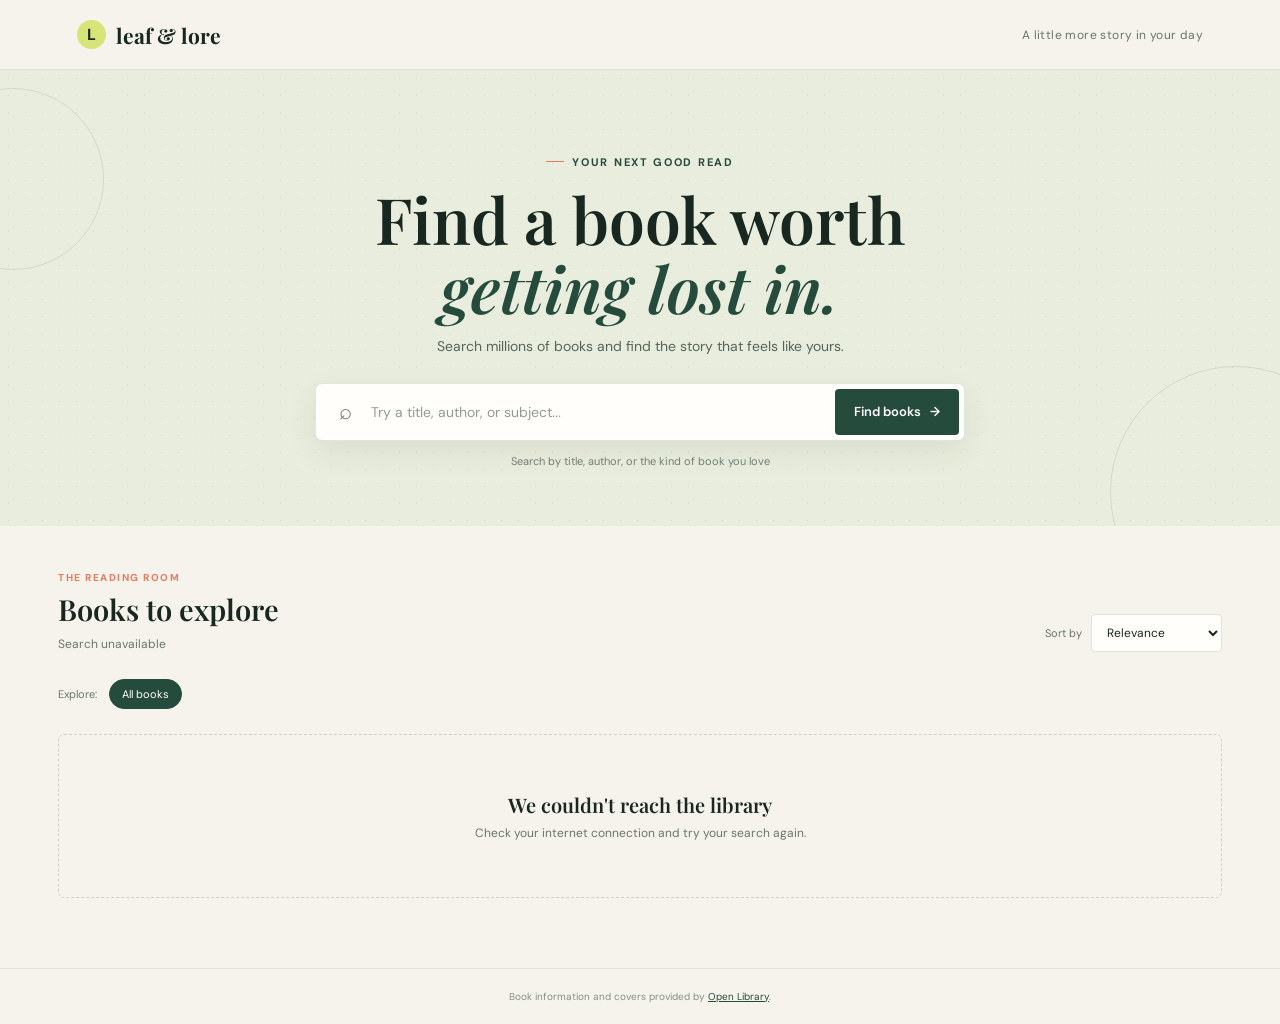
<file: index.html>
<!doctype html>
<html lang="en">
<head>
  <meta charset="utf-8">
  <meta name="viewport" content="width=device-width, initial-scale=1">
  <meta name="theme-color" content="#f5f3ec">
  <title>Leaf &amp; Lore — Book Finder</title>
  <link rel="preconnect" href="https://fonts.googleapis.com">
  <link rel="preconnect" href="https://fonts.gstatic.com" crossorigin>
  <link href="https://fonts.googleapis.com/css2?family=DM+Sans:wght@400;500;600;700&family=Playfair+Display:wght@500;600;700&display=swap" rel="stylesheet">
  <style>
    :root {
      color-scheme: light;
      --paper: #f5f3ec;
      --ink: #182720;
      --muted: #69756d;
      --green: #244b3c;
      --green-dark: #17382c;
      --lime: #d7e578;
      --coral: #e9795d;
      --line: #e1e3d9;
      --white: #fffefa;
      --serif: "Playfair Display", Georgia, serif;
      --sans: "DM Sans", sans-serif;
    }
    * { box-sizing: border-box; }
    body { margin: 0; background: var(--paper); color: var(--ink); font-family: var(--sans); }
    button, input, select { font: inherit; }
    button { cursor: pointer; }
    .topbar { height: 70px; display: flex; align-items: center; justify-content: space-between; padding: 0 clamp(20px, 6vw, 92px); border-bottom: 1px solid rgba(24,39,32,.1); }
    .brand { display: inline-flex; gap: 10px; align-items: center; color: var(--ink); text-decoration: none; font-family: var(--serif); font-size: 21px; font-weight: 700; }
    .brand-mark { width: 29px; height: 29px; display: grid; place-items: center; border-radius: 50%; background: var(--lime); font-family: var(--sans); font-size: 16px; }
    .top-note { color: var(--muted); font-size: 12px; letter-spacing: .4px; }
    .hero { position: relative; overflow: hidden; padding: 76px 20px 58px; text-align: center; background-color: #e9eddd; background-image: radial-gradient(rgba(36,75,60,.12) .8px, transparent .8px); background-size: 17px 17px; }
    .hero::before, .hero::after { position: absolute; content: ""; width: 180px; height: 180px; border: 1px solid rgba(36,75,60,.12); border-radius: 50%; }
    .hero::before { left: -78px; top: 18px; }
    .hero::after { right: -82px; bottom: -92px; width: 250px; height: 250px; }
    .eyebrow { display: inline-flex; align-items: center; gap: 8px; margin: 0 0 15px; color: var(--green); font-size: 11px; font-weight: 700; letter-spacing: 1.7px; text-transform: uppercase; }
    .eyebrow::before { width: 18px; height: 1px; content: ""; background: var(--coral); }
    h1 { margin: 0; font-family: var(--serif); font-size: clamp(38px, 6vw, 64px); font-weight: 600; letter-spacing: 0; line-height: 1.08; }
    h1 span { color: var(--green); font-style: italic; }
    .hero-copy { margin: 15px auto 28px; color: #56645b; font-size: 14px; }
    .search-form { position: relative; z-index: 1; display: flex; max-width: 650px; height: 58px; margin: auto; padding: 5px; border: 1px solid rgba(24,39,32,.12); border-radius: 7px; background: var(--white); box-shadow: 0 10px 30px rgba(27,50,38,.08); }
    .search-icon { width: 48px; display: grid; flex: none; place-items: center; color: var(--muted); font-size: 22px; }
    .search-form input { min-width: 0; flex: 1; border: 0; outline: 0; background: transparent; color: var(--ink); font-size: 14px; }
    .search-form input::placeholder { color: #929b93; }
    .search-button { display: inline-flex; gap: 9px; align-items: center; justify-content: center; min-width: 124px; border: 0; border-radius: 4px; background: var(--green); color: white; font-size: 13px; font-weight: 600; transition: background .2s, transform .2s; }
    .search-button:hover { transform: translateY(-1px); background: var(--green-dark); }
    .search-button:disabled { cursor: wait; opacity: .7; }
    .search-hint { margin: 13px 0 0; color: #758078; font-size: 11px; }
    main { max-width: 1220px; margin: 0 auto; padding: 45px 28px 70px; }
    .section-head { display: flex; align-items: end; justify-content: space-between; gap: 24px; margin-bottom: 23px; }
    .section-kicker { margin: 0 0 6px; color: var(--coral); font-size: 10px; font-weight: 700; letter-spacing: 1.5px; text-transform: uppercase; }
    h2 { margin: 0; font-family: var(--serif); font-size: 29px; font-weight: 600; }
    .result-count { margin: 8px 0 0; color: var(--muted); font-size: 12px; }
    .sort-wrap { display: flex; align-items: center; gap: 9px; color: var(--muted); font-size: 11px; }
    .sort-wrap select { padding: 9px 30px 9px 11px; border: 1px solid var(--line); border-radius: 4px; background: var(--white); color: var(--ink); font-size: 12px; }
    .filter-row { display: flex; align-items: center; gap: 8px; min-height: 38px; margin-bottom: 21px; overflow-x: auto; scrollbar-width: thin; }
    .filter-label { flex: none; margin-right: 4px; color: var(--muted); font-size: 11px; }
    .filter-chip { flex: none; padding: 7px 12px; border: 1px solid var(--line); border-radius: 20px; background: transparent; color: #56645b; font-size: 11px; transition: .2s; }
    .filter-chip:hover, .filter-chip.active { border-color: var(--green); background: var(--green); color: white; }
    .book-grid { display: grid; grid-template-columns: repeat(4, minmax(0, 1fr)); gap: 26px 20px; }
    .book-card { min-width: 0; animation: arrive .35s both; }
    @keyframes arrive { from { opacity: 0; transform: translateY(8px); } to { opacity: 1; transform: translateY(0); } }
    .cover-wrap { position: relative; display: grid; aspect-ratio: 3 / 4.15; place-items: center; overflow: hidden; border-radius: 3px; background: #e4e6dc; box-shadow: 0 5px 12px rgba(24,39,32,.13); }
    .cover-wrap img { width: 100%; height: 100%; object-fit: cover; transition: transform .35s; }
    .book-card:hover .cover-wrap img { transform: scale(1.035); }
    .cover-fallback { display: grid; width: 100%; height: 100%; place-items: center; padding: 20px; background: linear-gradient(145deg, #dbe7cc, #c8d6bf); color: var(--green); font-family: var(--serif); font-size: 21px; line-height: 1.25; text-align: center; }
    .cover-fallback::before { position: absolute; content: ""; width: 70%; aspect-ratio: 1; border: 1px solid rgba(36,75,60,.22); border-radius: 50%; }
    .cover-tag { position: absolute; top: 10px; left: 10px; max-width: calc(100% - 20px); padding: 5px 8px; overflow: hidden; border-radius: 3px; background: var(--lime); color: var(--ink); font-size: 9px; font-weight: 700; text-overflow: ellipsis; white-space: nowrap; }
    .book-info { padding: 12px 1px 0; }
    .book-title { display: -webkit-box; margin: 0 0 4px; overflow: hidden; color: var(--ink); font-family: var(--serif); font-size: 16px; font-weight: 600; line-height: 1.35; -webkit-box-orient: vertical; -webkit-line-clamp: 2; }
    .book-author { margin: 0; overflow: hidden; color: var(--muted); font-size: 11px; text-overflow: ellipsis; white-space: nowrap; }
    .book-meta { display: flex; align-items: center; justify-content: space-between; gap: 8px; margin-top: 10px; color: #626f66; font-size: 10px; }
    .rating { color: #946419; font-weight: 700; }
    .empty-state { grid-column: 1 / -1; padding: 56px 20px; border: 1px dashed #cbd2c6; border-radius: 6px; color: var(--muted); text-align: center; }
    .empty-state strong { display: block; margin-bottom: 7px; color: var(--ink); font-family: var(--serif); font-size: 20px; font-weight: 600; }
    .empty-state p { margin: 0; font-size: 12px; }
    .loader { grid-column: 1 / -1; display: grid; min-height: 190px; place-items: center; color: var(--muted); font-size: 13px; }
    .loader::before { width: 24px; height: 24px; margin-bottom: 10px; border: 2px solid #d7dfd3; border-top-color: var(--green); border-radius: 50%; content: ""; animation: spin .7s linear infinite; }
    @keyframes spin { to { transform: rotate(360deg); } }
    .detail-overlay { position: fixed; z-index: 5; inset: 0; display: none; place-items: center; padding: 20px; background: rgba(15,29,22,.58); }
    .detail-overlay.open { display: grid; }
    .detail-panel { position: relative; display: grid; grid-template-columns: minmax(150px, 220px) 1fr; gap: 28px; width: min(650px, 100%); max-height: 85vh; padding: 28px; overflow: auto; border-radius: 7px; background: var(--white); box-shadow: 0 20px 70px rgba(0,0,0,.2); }
    .detail-cover { width: 100%; aspect-ratio: 3 / 4.15; object-fit: cover; border-radius: 3px; background: #e4e6dc; }
    .detail-close { position: absolute; top: 12px; right: 14px; width: 32px; height: 32px; border: 0; border-radius: 50%; background: #eff1e9; color: var(--ink); font-size: 20px; }
    .detail-copy { padding: 12px 12px 0 0; }
    .detail-copy h3 { margin: 0 30px 8px 0; font-family: var(--serif); font-size: 27px; line-height: 1.2; }
    .detail-byline { margin: 0 0 20px; color: var(--muted); font-size: 13px; }
    .detail-facts { display: grid; grid-template-columns: 1fr 1fr; gap: 13px; margin: 0 0 19px; }
    .detail-facts div { color: var(--muted); font-size: 10px; }
    .detail-facts strong { display: block; margin-top: 4px; color: var(--ink); font-size: 12px; font-weight: 600; }
    .detail-subjects { display: flex; flex-wrap: wrap; gap: 6px; }
    .detail-subjects span { padding: 6px 8px; border-radius: 3px; background: #edf0e6; color: #526356; font-size: 10px; }
    footer { padding: 21px; border-top: 1px solid var(--line); color: #849087; font-size: 10px; text-align: center; }
    footer a { color: var(--green); }
    @media (max-width: 850px) { .book-grid { grid-template-columns: repeat(3, minmax(0, 1fr)); } }
    @media (max-width: 580px) {
      .topbar { height: 60px; }
      .top-note { font-size: 10px; }
      .hero { padding: 58px 17px 42px; }
      .hero-copy { max-width: 310px; line-height: 1.6; }
      .search-form { height: 54px; }
      .search-icon { width: 38px; }
      .search-button { min-width: 88px; font-size: 12px; }
      main { padding: 34px 17px 52px; }
      .section-head { align-items: start; }
      h2 { font-size: 25px; }
      .sort-wrap { align-items: end; flex-direction: column; gap: 5px; }
      .sort-wrap select { max-width: 135px; }
      .book-grid { grid-template-columns: repeat(2, minmax(0, 1fr)); gap: 23px 14px; }
      .detail-panel { grid-template-columns: 110px 1fr; gap: 17px; padding: 20px; }
      .detail-copy { padding-top: 10px; }
      .detail-copy h3 { font-size: 21px; }
      .detail-facts { grid-template-columns: 1fr; gap: 9px; }
    }
  </style>
</head>
<body>
  <header class="topbar">
    <a class="brand" href="#top" aria-label="Leaf and Lore home"><span class="brand-mark" aria-hidden="true">L</span>leaf &amp; lore</a>
    <span class="top-note">A little more story in your day</span>
  </header>
  <section class="hero" id="top">
    <p class="eyebrow">Your next good read</p>
    <h1>Find a book worth<br><span>getting lost in.</span></h1>
    <p class="hero-copy">Search millions of books and find the story that feels like yours.</p>
    <form class="search-form" id="searchForm">
      <span class="search-icon" aria-hidden="true">⌕</span>
      <input id="searchInput" type="search" placeholder="Try a title, author, or subject..." aria-label="Search books" autocomplete="off">
      <button class="search-button" id="searchButton" type="submit"><span>Find books</span><span aria-hidden="true">→</span></button>
    </form>
    <p class="search-hint">Search by title, author, or the kind of book you love</p>
  </section>
  <main>
    <section aria-labelledby="resultsHeading">
      <div class="section-head">
        <div>
          <p class="section-kicker">The reading room</p>
          <h2 id="resultsHeading">Books to explore</h2>
          <p class="result-count" id="resultCount">Popular picks to get you started</p>
        </div>
        <label class="sort-wrap" for="sortSelect">Sort by
          <select id="sortSelect" aria-label="Sort books">
            <option value="relevance">Relevance</option>
            <option value="rating">Top rated</option>
            <option value="newest">Newest first</option>
            <option value="oldest">Oldest first</option>
            <option value="title">Title A–Z</option>
          </select>
        </label>
      </div>
      <div class="filter-row" id="filterRow" aria-label="Filter books by genre"></div>
      <div class="book-grid" id="bookGrid" aria-live="polite"></div>
    </section>
  </main>
  <footer>Book information and covers provided by <a href="https://openlibrary.org" target="_blank" rel="noreferrer">Open Library</a>.</footer>
  <div class="detail-overlay" id="detailOverlay" role="dialog" aria-modal="true" aria-labelledby="detailTitle">
    <article class="detail-panel">
      <button class="detail-close" id="detailClose" type="button" aria-label="Close book details">×</button>
      <img class="detail-cover" id="detailCover" alt="">
      <div class="detail-copy">
        <p class="section-kicker">A closer look</p>
        <h3 id="detailTitle"></h3>
        <p class="detail-byline" id="detailAuthor"></p>
        <div class="detail-facts" id="detailFacts"></div>
        <div class="detail-subjects" id="detailSubjects"></div>
      </div>
    </article>
  </div>
  <script>
    const grid = document.querySelector("#bookGrid");
    const form = document.querySelector("#searchForm");
    const input = document.querySelector("#searchInput");
    const button = document.querySelector("#searchButton");
    const count = document.querySelector("#resultCount");
    const filterRow = document.querySelector("#filterRow");
    const sortSelect = document.querySelector("#sortSelect");
    const overlay = document.querySelector("#detailOverlay");
    let books = [];
    let activeFilter = "All books";
    let lastQuery = "";

    function coverUrl(book, size = "L") {
      return book.cover_i ? `https://covers.openlibrary.org/b/id/${book.cover_i}-${size}.jpg?default=false` : "";
    }

    function subjectsOf(book) {
      return (book.subject || []).slice(0, 10);
    }

    function makeCard(book, index) {
      const card = document.createElement("article");
      card.className = "book-card";
      card.style.animationDelay = `${Math.min(index * 35, 350)}ms`;
      const cover = document.createElement("div");
      cover.className = "cover-wrap";
      const imageUrl = coverUrl(book);
      if (imageUrl) {
        const image = document.createElement("img");
        image.src = imageUrl;
        image.alt = `Cover of ${book.title || "book"}`;
        image.loading = "lazy";
        image.onerror = () => { image.replaceWith(makeFallback(book.title)); };
        cover.append(image);
      } else {
        cover.append(makeFallback(book.title));
      }
      const genre = subjectsOf(book)[0];
      if (genre) {
        const tag = document.createElement("span");
        tag.className = "cover-tag";
        tag.textContent = genre;
        cover.append(tag);
      }
      const info = document.createElement("div");
      info.className = "book-info";
      const title = document.createElement("h3");
      title.className = "book-title";
      title.textContent = book.title || "Untitled";
      const author = document.createElement("p");
      author.className = "book-author";
      author.textContent = (book.author_name || ["Unknown author"]).slice(0, 2).join(", ");
      const meta = document.createElement("div");
      meta.className = "book-meta";
      const rating = document.createElement("span");
      rating.className = "rating";
      rating.textContent = book.ratings_average ? `★ ${Number(book.ratings_average).toFixed(1)}` : "No rating yet";
      const year = document.createElement("span");
      year.textContent = book.first_publish_year || "Year unknown";
      meta.append(rating, year);
      info.append(title, author, meta);
      card.append(cover, info);
      card.tabIndex = 0;
      card.setAttribute("role", "button");
      card.setAttribute("aria-label", `View details for ${book.title || "untitled book"}`);
      card.addEventListener("click", () => showDetails(book));
      card.addEventListener("keydown", (event) => {
        if (event.key === "Enter" || event.key === " ") {
          event.preventDefault();
          showDetails(book);
        }
      });
      return card;
    }

    function makeFallback(title) {
      const fallback = document.createElement("div");
      fallback.className = "cover-fallback";
      fallback.textContent = title || "A good book";
      return fallback;
    }

    function visibleBooks() {
      const filtered = activeFilter === "All books" ? [...books] : books.filter((book) =>
        (book.subject || []).some((subject) => subject.toLowerCase() === activeFilter.toLowerCase()) ||
        (book.author_name || []).some((author) => author === activeFilter)
      );
      const sort = sortSelect.value;
      if (sort === "rating") filtered.sort((a, b) => (b.ratings_average || 0) - (a.ratings_average || 0));
      if (sort === "newest") filtered.sort((a, b) => (b.first_publish_year || 0) - (a.first_publish_year || 0));
      if (sort === "oldest") filtered.sort((a, b) => (a.first_publish_year || Infinity) - (b.first_publish_year || Infinity));
      if (sort === "title") filtered.sort((a, b) => (a.title || "").localeCompare(b.title || ""));
      return filtered;
    }

    function renderFilters() {
      filterRow.replaceChildren();
      const label = document.createElement("span");
      label.className = "filter-label";
      label.textContent = "Explore:";
      filterRow.append(label);
      const authors = books.flatMap((book) => book.author_name || []).filter(Boolean);
      const genres = books.flatMap((book) => (book.subject || []).slice(0, 3)).filter(Boolean);
      const choices = ["All books", ...new Set([...genres, ...authors])].slice(0, 13);
      choices.forEach((choice) => {
        const chip = document.createElement("button");
        chip.className = `filter-chip${activeFilter === choice ? " active" : ""}`;
        chip.type = "button";
        chip.textContent = choice;
        chip.addEventListener("click", () => {
          activeFilter = choice;
          renderFilters();
          renderBooks();
        });
        filterRow.append(chip);
      });
    }

    function renderBooks() {
      const shown = visibleBooks();
      grid.replaceChildren();
      if (!shown.length) {
        const empty = document.createElement("div");
        empty.className = "empty-state";
        const heading = document.createElement("strong");
        heading.textContent = activeFilter === "All books" ? "No books found" : "No books in this filter";
        const message = document.createElement("p");
        message.textContent = activeFilter === "All books" ? "Try another title, author, or subject." : "Choose another genre or author to keep exploring.";
        empty.append(heading, message);
        grid.append(empty);
      } else {
        shown.forEach((book, index) => grid.append(makeCard(book, index)));
      }
      count.textContent = `${shown.length} ${shown.length === 1 ? "book" : "books"}${lastQuery ? ` for “${lastQuery}”` : " to get you started"}`;
    }

    async function searchBooks(query) {
      lastQuery = query;
      activeFilter = "All books";
      button.disabled = true;
      grid.innerHTML = '<div class="loader">Finding your next read...</div>';
      count.textContent = "Searching the shelves";
      try {
        const params = new URLSearchParams({
          q: query || "bestseller",
          fields: "key,title,author_name,cover_i,first_publish_year,subject,ratings_average,ratings_count,edition_count,language",
          limit: "32"
        });
        const response = await fetch(`https://openlibrary.org/search.json?${params}`);
        if (!response.ok) throw new Error("The book catalog is unavailable right now.");
        const data = await response.json();
        books = data.docs || [];
        renderFilters();
        renderBooks();
      } catch (error) {
        books = [];
        renderFilters();
        grid.replaceChildren();
        const empty = document.createElement("div");
        empty.className = "empty-state";
        const heading = document.createElement("strong");
        heading.textContent = "We couldn't reach the library";
        const message = document.createElement("p");
        message.textContent = "Check your internet connection and try your search again.";
        empty.append(heading, message);
        grid.append(empty);
        count.textContent = "Search unavailable";
      } finally {
        button.disabled = false;
      }
    }

    function showDetails(book) {
      const url = coverUrl(book);
      const detailCover = document.querySelector("#detailCover");
      detailCover.src = url || "";
      detailCover.alt = `Cover of ${book.title || "book"}`;
      detailCover.hidden = !url;
      detailCover.onerror = () => { detailCover.hidden = true; };
      document.querySelector("#detailTitle").textContent = book.title || "Untitled";
      document.querySelector("#detailAuthor").textContent = (book.author_name || ["Unknown author"]).join(", ");
      const facts = document.querySelector("#detailFacts");
      facts.replaceChildren();
      [
        ["Published", book.first_publish_year || "Unknown"],
        ["Reader rating", book.ratings_average ? `${Number(book.ratings_average).toFixed(1)} / 5` : "Not yet rated"],
        ["Editions", book.edition_count || "Unknown"],
        ["Languages", (book.language || []).slice(0, 3).join(", ").toUpperCase() || "Unknown"]
      ].forEach(([label, value]) => {
        const item = document.createElement("div");
        item.textContent = label;
        const strong = document.createElement("strong");
        strong.textContent = value;
        item.append(strong);
        facts.append(item);
      });
      const subjects = document.querySelector("#detailSubjects");
      subjects.replaceChildren();
      subjectsOf(book).slice(0, 8).forEach((subject) => {
        const tag = document.createElement("span");
        tag.textContent = subject;
        subjects.append(tag);
      });
      overlay.classList.add("open");
      document.querySelector("#detailClose").focus();
    }

    function closeDetails() {
      overlay.classList.remove("open");
    }

    form.addEventListener("submit", (event) => {
      event.preventDefault();
      searchBooks(input.value.trim());
    });
    sortSelect.addEventListener("change", renderBooks);
    document.querySelector("#detailClose").addEventListener("click", closeDetails);
    overlay.addEventListener("click", (event) => { if (event.target === overlay) closeDetails(); });
    document.addEventListener("keydown", (event) => { if (event.key === "Escape") closeDetails(); });
    searchBooks("");
  </script>
</body>
</html>
</file>
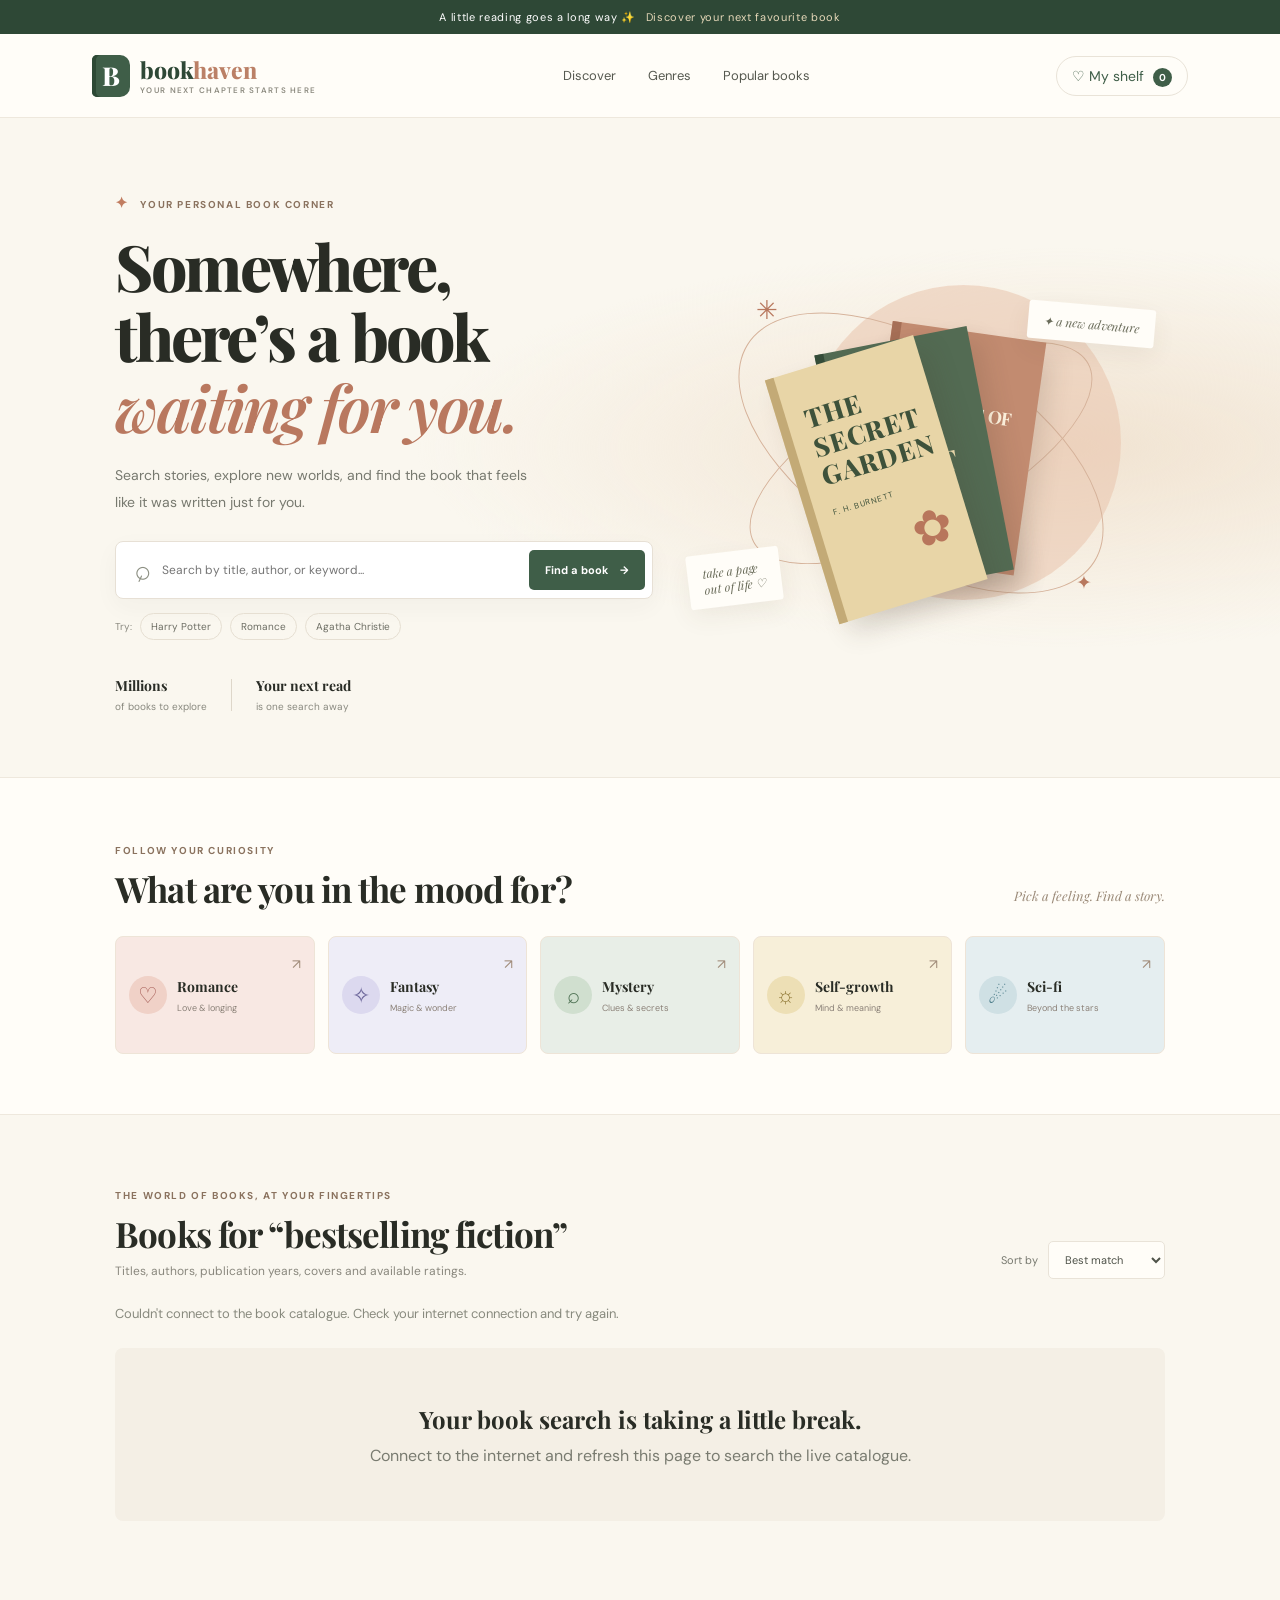
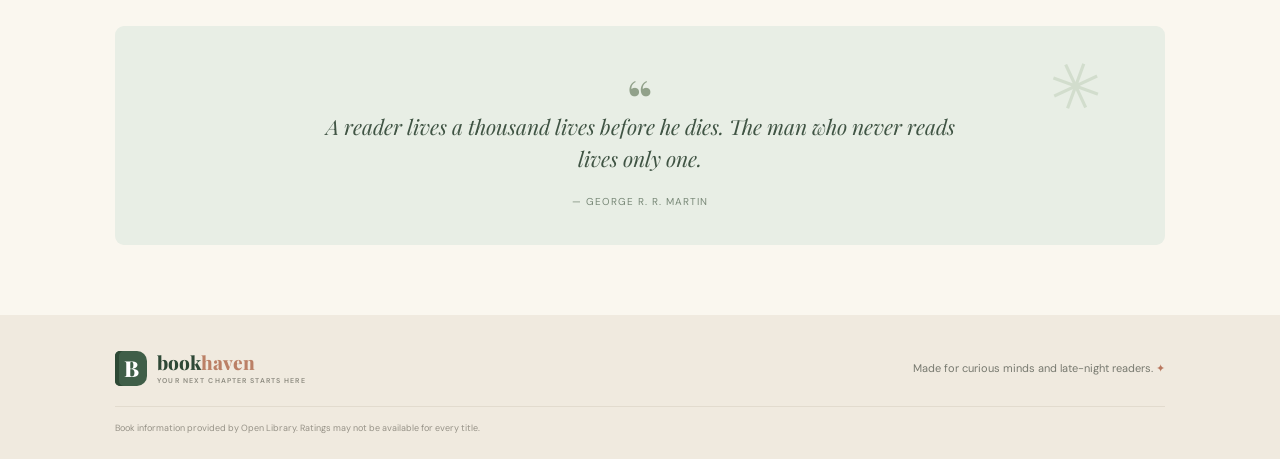
<file: BookHaven_Website/bookhaven_website/index.html>
<!DOCTYPE html>
<html lang="en">
<head>
  <meta charset="UTF-8" />
  <meta name="viewport" content="width=device-width, initial-scale=1.0" />
  <title>BookHaven — Find Your Next Favourite</title>
  <link rel="preconnect" href="https://fonts.googleapis.com">
  <link rel="preconnect" href="https://fonts.gstatic.com" crossorigin>
  <link href="https://fonts.googleapis.com/css2?family=DM+Sans:wght@400;500;600;700&family=Playfair+Display:wght@600;700;800&display=swap" rel="stylesheet">
  <link rel="stylesheet" href="style.css" />
</head>
<body>
  <div class="announcement">A little reading goes a long way ✨ <span>Discover your next favourite book</span></div>
  <header class="topbar">
    <a class="brand" href="#" aria-label="BookHaven home"><span class="brand-mark">B</span><span>book<span class="brand-light">haven</span><small>YOUR NEXT CHAPTER STARTS HERE</small></span></a>
    <nav class="nav-links">
      <a href="#discover">Discover</a><a href="#genres">Genres</a><a href="#popular">Popular books</a>
    </nav>
    <button class="saved-button" id="savedToggle" type="button">♡ <span>My shelf</span> <b id="savedCount">0</b></button>
  </header>

  <main>
    <section class="hero" id="discover">
      <div class="hero-copy">
        <div class="eyebrow"><span class="sparkle">✦</span> YOUR PERSONAL BOOK CORNER</div>
        <h1>Somewhere,<br>there’s a book<br><em>waiting for you.</em></h1>
        <p>Search stories, explore new worlds, and find the book that feels like it was written just for you.</p>
        <form class="search-form" id="searchForm">
          <span class="search-icon">⌕</span>
          <input id="searchInput" type="search" placeholder="Search by title, author, or keyword..." aria-label="Search books" />
          <button type="submit">Find a book <span>→</span></button>
        </form>
        <div class="quick-search"><span>Try:</span><button type="button" class="quick" data-query="Harry Potter">Harry Potter</button><button type="button" class="quick" data-query="romance">Romance</button><button type="button" class="quick" data-query="Agatha Christie">Agatha Christie</button></div>
        <div class="hero-stats"><div><strong>Millions</strong><span>of books to explore</span></div><i></i><div><strong>Your next read</strong><span>is one search away</span></div></div>
      </div>
      <div class="hero-art" aria-label="Decorative book illustration">
        <div class="sun-shape"></div><div class="orbit orbit-one"></div><div class="orbit orbit-two"></div>
        <div class="floating-note note-one">✦ a new adventure</div>
        <div class="book-stack">
          <div class="book book-back"><span>THE ART OF<br>GETTING LOST</span><small>little adventures</small></div>
          <div class="book book-middle"><span>WILD<br>HEART</span><small>stories that stay</small></div>
          <div class="book book-front"><span>THE<br>SECRET<br>GARDEN</span><small>F. H. BURNETT</small><div class="flower">✿</div></div>
        </div>
        <div class="floating-note note-two">take a page<br>out of life ♡</div>
        <div class="tiny-star star-one">✳</div><div class="tiny-star star-two">✦</div>
      </div>
    </section>

    <section class="category-section" id="genres">
      <div class="section-heading"><div><span class="eyebrow">FOLLOW YOUR CURIOSITY</span><h2>What are you in the mood for?</h2></div><span class="section-side-note">Pick a feeling. Find a story.</span></div>
      <div class="genre-grid">
        <button class="genre-card romance" data-query="romance"><span class="genre-icon">♡</span><span><b>Romance</b><small>Love & longing</small></span><span class="genre-arrow">↗</span></button>
        <button class="genre-card fantasy" data-query="fantasy"><span class="genre-icon">✧</span><span><b>Fantasy</b><small>Magic & wonder</small></span><span class="genre-arrow">↗</span></button>
        <button class="genre-card mystery" data-query="mystery"><span class="genre-icon">⌕</span><span><b>Mystery</b><small>Clues & secrets</small></span><span class="genre-arrow">↗</span></button>
        <button class="genre-card selfhelp" data-query="self help"><span class="genre-icon">☼</span><span><b>Self-growth</b><small>Mind & meaning</small></span><span class="genre-arrow">↗</span></button>
        <button class="genre-card scifi" data-query="science fiction"><span class="genre-icon">☄</span><span><b>Sci-fi</b><small>Beyond the stars</small></span><span class="genre-arrow">↗</span></button>
      </div>
    </section>

    <section class="results-section" id="popular">
      <div class="section-heading results-heading"><div><span class="eyebrow">THE WORLD OF BOOKS, AT YOUR FINGERTIPS</span><h2 id="resultsTitle">A few reader favourites</h2><p id="resultsSubtitle">Real book information, ready for you to explore.</p></div><div class="sort-wrap"><label for="sortSelect">Sort by</label><select id="sortSelect"><option value="relevance">Best match</option><option value="rating">Highest rating</option><option value="title">Title A–Z</option></select></div></div>
      <div class="status" id="status" aria-live="polite"><span class="loader"></span> Finding lovely books for you...</div>
      <div class="book-grid" id="bookGrid"></div>
      <div class="more-row"><button id="loadMore" class="outline-button" type="button" hidden>Explore more books <span>→</span></button></div>
    </section>
    <section class="quote-banner"><div class="quote-mark">“</div><p>A reader lives a thousand lives before he dies. The man who never reads lives only one.</p><span>— George R. R. Martin</span><div class="quote-decoration">✳</div></section>
  </main>
  <footer><a class="brand footer-brand" href="#"><span class="brand-mark">B</span><span>book<span class="brand-light">haven</span><small>YOUR NEXT CHAPTER STARTS HERE</small></span></a><p>Made for curious minds and late-night readers. <span>✦</span></p><small>Book information provided by Open Library. Ratings may not be available for every title.</small></footer>

  <div class="toast" id="toast" role="status"></div>
  <script src="script.js"></script>
</body>
</html>
</file>
<file: BookHaven_Website/bookhaven_website/style.css>
*{box-sizing:border-box} :root{--ink:#292c25;--muted:#77796f;--cream:#faf7ef;--paper:#fffdf8;--green:#3f5e48;--green-dark:#2e4836;--peach:#f3d6c6;--line:#e9e3d8;--serif:"Playfair Display",Georgia,serif;--sans:"DM Sans",Arial,sans-serif}html{scroll-behavior:smooth}body{margin:0;background:var(--cream);color:var(--ink);font-family:var(--sans)}button,input,select{font:inherit}button{cursor:pointer}.announcement{height:34px;background:var(--green-dark);color:#fff;text-align:center;font-size:11px;letter-spacing:.06em;display:flex;align-items:center;justify-content:center;gap:10px}.announcement span{color:#e6d8b9}.topbar{height:84px;display:flex;align-items:center;justify-content:space-between;padding:0 7.2%;background:var(--paper);border-bottom:1px solid #eee8dd;position:sticky;top:0;z-index:10}.brand{display:flex;align-items:center;gap:10px;color:var(--green-dark);text-decoration:none;font-family:var(--serif);font-weight:800;font-size:23px;line-height:1}.brand-mark{width:38px;height:42px;background:var(--green);color:#fff;display:grid;place-items:center;border-radius:5px 10px 10px 5px;font-size:26px;box-shadow:inset 4px 0 #2d4935}.brand-light{color:#bb8066}.brand small{display:block;font-family:var(--sans);font-size:8px;letter-spacing:.16em;color:#8d8b80;margin-top:5px;font-weight:600}.nav-links{display:flex;gap:32px}.nav-links a{font-size:13px;text-decoration:none;color:#55584f;transition:color .2s}.nav-links a:hover{color:#b7765d}.saved-button{border:1px solid var(--line);background:transparent;border-radius:30px;padding:10px 15px;color:var(--green);font-size:14px}.saved-button b{font-size:10px;background:var(--green);color:white;border-radius:50%;padding:3px 6px;margin-left:5px}.hero{padding:75px 9% 64px;display:grid;grid-template-columns:1.05fr .95fr;align-items:center;gap:25px;min-height:545px;overflow:hidden;background:radial-gradient(ellipse at 83% 50%,#f1e3d1 0,transparent 43%),var(--cream)}.eyebrow{font-size:10px;letter-spacing:.16em;font-weight:700;color:#8a725e}.sparkle{color:#c17d60;font-size:15px;margin-right:7px}.hero h1{font:800 clamp(43px,5vw,68px)/1.1 var(--serif);letter-spacing:-.04em;margin:18px 0 20px}.hero h1 em{color:#b9785f;font-weight:600}.hero-copy>p{font-size:14px;line-height:1.9;color:#77796f;max-width:435px;margin:0 0 26px}.search-form{height:58px;max-width:570px;background:#fff;border:1px solid #e7e0d5;box-shadow:0 8px 25px #3d392b0a;border-radius:8px;display:flex;align-items:center;padding:6px 7px 6px 17px;gap:10px}.search-icon{font-size:28px;color:#8c8f82;transform:rotate(-20deg)}.search-form input{border:0;outline:0;min-width:0;flex:1;color:var(--ink);font-size:12px;background:transparent}.search-form button{border:0;background:var(--green);color:white;padding:13px 16px;border-radius:5px;font-size:11px;font-weight:700;white-space:nowrap}.search-form button:hover{background:var(--green-dark)}.search-form button span{margin-left:9px}.quick-search{display:flex;align-items:center;gap:8px;margin-top:14px;font-size:10px;color:#8b8a80;flex-wrap:wrap}.quick{border:1px solid #e6dfd2;border-radius:20px;padding:6px 10px;background:transparent;color:#6c6d63;font-size:10px}.quick:hover{background:#eee6d8}.hero-stats{display:flex;align-items:center;gap:24px;margin-top:36px}.hero-stats div{display:flex;flex-direction:column;gap:5px}.hero-stats strong{font:700 14px var(--serif)}.hero-stats span{font-size:10px;color:#89897f}.hero-stats i{height:32px;width:1px;background:#ded7ca}.hero-art{height:400px;position:relative;display:grid;place-items:center}.sun-shape{position:absolute;width:315px;height:315px;border-radius:50%;background:#e9c5ad;opacity:.55;right:9%;top:8%}.orbit{position:absolute;border:1px solid #d6b39b;border-radius:50%;transform:rotate(-28deg)}.orbit-one{width:380px;height:150px}.orbit-two{width:410px;height:210px;transform:rotate(32deg)}.book-stack{position:relative;width:280px;height:300px;z-index:1;transform:rotate(-4deg)}.book{position:absolute;box-shadow:9px 15px 25px #46342625;display:flex;flex-direction:column;justify-content:center;padding:24px 18px;overflow:hidden}.book-back{width:155px;height:235px;background:#c28b70;left:95px;top:30px;transform:rotate(12deg);color:#fff4df;border-left:9px solid #a66f56}.book-back span{font:700 18px/1.35 var(--serif)}.book-back small{font-size:8px;letter-spacing:.1em;margin-top:15px}.book-middle{width:155px;height:248px;background:#536b53;left:55px;top:35px;transform:rotate(-7deg);color:#f8e6b8;border-left:9px solid #354d39}.book-middle span{font:700 27px/1.25 var(--serif)}.book-middle small{font-size:8px;letter-spacing:.1em;margin-top:17px}.book-front{width:155px;height:255px;background:#e8d5a7;left:16px;top:46px;transform:rotate(-13deg);color:#3e523b;border-left:9px solid #c3aa76}.book-front span{font:800 26px/1.15 var(--serif);letter-spacing:.04em}.book-front small{font-size:8px;letter-spacing:.1em;margin-top:17px}.flower{font-size:48px;text-align:right;color:#b8765c;margin-top:7px}.floating-note{position:absolute;z-index:2;background:#fffdf8;padding:11px 15px;box-shadow:0 9px 25px #51433112;font:italic 12px var(--serif);color:#6b6d5b;border-radius:3px}.note-one{right:2%;top:52px;transform:rotate(5deg)}.note-two{left:2%;bottom:48px;transform:rotate(-7deg)}.tiny-star{position:absolute;color:#b8785e;font-size:26px}.star-one{top:40px;left:16%}.star-two{bottom:58px;right:15%;font-size:19px}.category-section,.results-section{padding:60px 9%}.category-section{background:#fffdf8;border-top:1px solid #eee8dd;border-bottom:1px solid #eee8dd}.section-heading{display:flex;align-items:end;justify-content:space-between;gap:20px;margin-bottom:26px}.section-heading h2{font:700 clamp(26px,3vw,35px)/1.2 var(--serif);letter-spacing:-.025em;margin:9px 0 0}.section-side-note{font:italic 13px var(--serif);color:#9a8977;padding-bottom:6px}.genre-grid{display:grid;grid-template-columns:repeat(5,1fr);gap:13px}.genre-card{min-height:118px;border:1px solid #eee4d7;border-radius:8px;padding:18px 13px;display:flex;align-items:center;gap:10px;text-align:left;transition:transform .2s,box-shadow .2s;background:#f7ece5;color:var(--ink)}.genre-card:hover{transform:translateY(-4px);box-shadow:0 10px 24px #2c24140e}.genre-icon{width:38px;height:38px;border-radius:50%;display:grid;place-items:center;font-size:22px;flex-shrink:0}.genre-card>span:nth-child(2){display:flex;flex-direction:column;gap:6px}.genre-card b{font:700 14px var(--serif)}.genre-card small{font-size:9px;color:#8b8178}.genre-arrow{margin-left:auto;align-self:flex-start;color:#a08b79;font-size:14px}.romance{background:#f8e8e3}.romance .genre-icon{background:#f0d1c7;color:#a65d56}.fantasy{background:#eeedf7}.fantasy .genre-icon{background:#dcd9ef;color:#6b6599}.mystery{background:#e8eee7}.mystery .genre-icon{background:#d0dfcf;color:#4e7254}.selfhelp{background:#f7efd9}.selfhelp .genre-icon{background:#eddfb5;color:#927b39}.scifi{background:#e5eef0}.scifi .genre-icon{background:#cfe0e4;color:#4b7c89}.results-section{padding-top:68px;padding-bottom:70px}.results-heading{align-items:end}.results-heading h2{margin-bottom:8px}.results-heading p{font-size:12px;color:#89877d;margin:0}.sort-wrap{display:flex;align-items:center;gap:10px;color:#77796f;font-size:11px;white-space:nowrap}.sort-wrap select{border:1px solid var(--line);background:#fffdf8;border-radius:5px;padding:10px 12px;color:#4f534a;font-size:11px;outline:none}.status{font-size:13px;color:#888a7e;min-height:25px;margin:18px 0}.loader{display:inline-block;width:13px;height:13px;border:2px solid #d8d6c9;border-top-color:var(--green);border-radius:50%;animation:spin .7s linear infinite;vertical-align:middle;margin-right:8px}@keyframes spin{to{transform:rotate(360deg)}}.book-grid{display:grid;grid-template-columns:repeat(4,minmax(0,1fr));gap:25px 18px}.book-card{min-width:0;background:transparent;transition:transform .2s}.book-card:hover{transform:translateY(-4px)}.cover-wrap{height:245px;position:relative;border-radius:7px;overflow:hidden;background:#eee5d7;display:grid;place-items:center;box-shadow:0 7px 18px #332b1e12}.cover-wrap img{height:100%;width:100%;object-fit:cover;display:block}.cover-placeholder{width:100%;height:100%;display:flex;align-items:center;justify-content:center;flex-direction:column;padding:20px;text-align:center;color:#fff;background:linear-gradient(145deg,#6a7d68,#344e3c)}.cover-placeholder .placeholder-symbol{font-size:34px;margin-bottom:15px;opacity:.85}.cover-placeholder strong{font:700 18px/1.25 var(--serif);text-transform:uppercase}.cover-placeholder small{font-size:8px;letter-spacing:.14em;margin-top:14px}.save-book{position:absolute;right:10px;top:10px;width:32px;height:32px;border:0;border-radius:50%;background:#fffdf4ed;color:#5a5b4f;font-size:18px;display:grid;place-items:center;box-shadow:0 2px 8px #00000010}.save-book.saved{background:#a65d56;color:white}.book-info{padding:13px 2px 0}.book-category{font-size:9px;text-transform:uppercase;letter-spacing:.13em;color:#a06f59;font-weight:700}.book-title{font:700 16px/1.35 var(--serif);margin:7px 0 5px;display:-webkit-box;-webkit-line-clamp:2;-webkit-box-orient:vertical;overflow:hidden;min-height:43px}.book-author{font-size:11px;color:#858579;margin-bottom:11px;white-space:nowrap;overflow:hidden;text-overflow:ellipsis}.book-meta{display:flex;align-items:center;justify-content:space-between;border-top:1px solid #e7e0d4;padding-top:10px;font-size:10px;color:#858579}.rating{color:#9a7437;font-weight:700}.rating span{color:#c3944e;font-size:13px;margin-right:3px}.more-row{text-align:center;margin-top:35px}.outline-button{border:1px solid #c9d0c4;border-radius:5px;background:transparent;color:var(--green);padding:13px 20px;font-size:11px;font-weight:700}.outline-button:hover{background:#e8eee6}.outline-button span{margin-left:10px}.empty-state{grid-column:1/-1;text-align:center;padding:55px 15px;color:#797b70;background:#f4efe5;border-radius:8px}.empty-state strong{font:700 24px var(--serif);display:block;color:var(--ink);margin-bottom:10px}.quote-banner{margin:0 9% 70px;background:#e8eee5;border-radius:9px;padding:35px 9%;text-align:center;position:relative;overflow:hidden}.quote-mark{font:700 55px var(--serif);color:#91a18a;height:35px}.quote-banner p{font:italic 21px/1.5 var(--serif);max-width:650px;margin:15px auto;color:#405444}.quote-banner>span{font-size:10px;letter-spacing:.1em;color:#788877;text-transform:uppercase}.quote-decoration{position:absolute;right:6%;top:20px;font-size:65px;color:#d2ddcd;transform:rotate(20deg)}footer{background:#f0eadf;padding:35px 9% 25px;display:flex;align-items:center;justify-content:space-between;gap:20px;flex-wrap:wrap}.footer-brand{font-size:19px}.footer-brand .brand-mark{width:32px;height:35px;font-size:22px}.footer-brand small{font-size:7px}footer p{font-size:11px;color:#77796f}footer p span{color:#b9785f}footer>small{width:100%;font-size:9px;color:#969287;border-top:1px solid #e2dbce;padding-top:15px}.toast{position:fixed;bottom:24px;left:50%;transform:translate(-50%,20px);opacity:0;pointer-events:none;background:#2e4836;color:#fff;padding:12px 18px;border-radius:7px;font-size:12px;box-shadow:0 8px 30px #0002;transition:.25s;z-index:30}.toast.show{opacity:1;transform:translate(-50%,0)}
@media(max-width:950px){.topbar{padding:0 4%}.hero,.category-section,.results-section{padding-left:5%;padding-right:5%}.hero{grid-template-columns:1fr 0.8fr}.hero-art{transform:scale(.88)}.genre-grid{grid-template-columns:repeat(3,1fr)}.book-grid{grid-template-columns:repeat(3,minmax(0,1fr))}.nav-links{gap:17px}}
@media(max-width:650px){.announcement{font-size:9px}.announcement span{display:none}.topbar{height:70px}.brand{font-size:20px}.nav-links{display:none}.saved-button{padding:9px 11px}.saved-button span{font-size:12px}.hero{padding-top:45px;grid-template-columns:1fr;gap:0}.hero h1{font-size:48px}.hero-art{height:340px;transform:scale(.9);margin-top:0}.hero-stats{margin-top:25px}.section-heading{align-items:flex-start;flex-direction:column}.section-side-note{display:none}.genre-grid{grid-template-columns:repeat(2,minmax(0,1fr));gap:9px}.genre-card{min-height:95px;padding:12px 9px;gap:8px}.genre-card b{font-size:12px}.genre-card small{font-size:8px}.genre-icon{width:31px;height:31px;font-size:18px}.results-heading{gap:18px}.sort-wrap{align-self:flex-start}.book-grid{grid-template-columns:repeat(2,minmax(0,1fr));gap:23px 13px}.cover-wrap{height:220px}.book-title{font-size:14px}.quote-banner{margin:0 5% 45px;padding:30px 7%}.quote-banner p{font-size:18px}footer{padding-left:5%;padding-right:5%;justify-content:center;text-align:center}footer>small{line-height:1.6}.search-form{gap:6px;padding-left:10px}.search-form button{padding:13px 10px}.search-form button span{margin-left:4px}}
</file>
